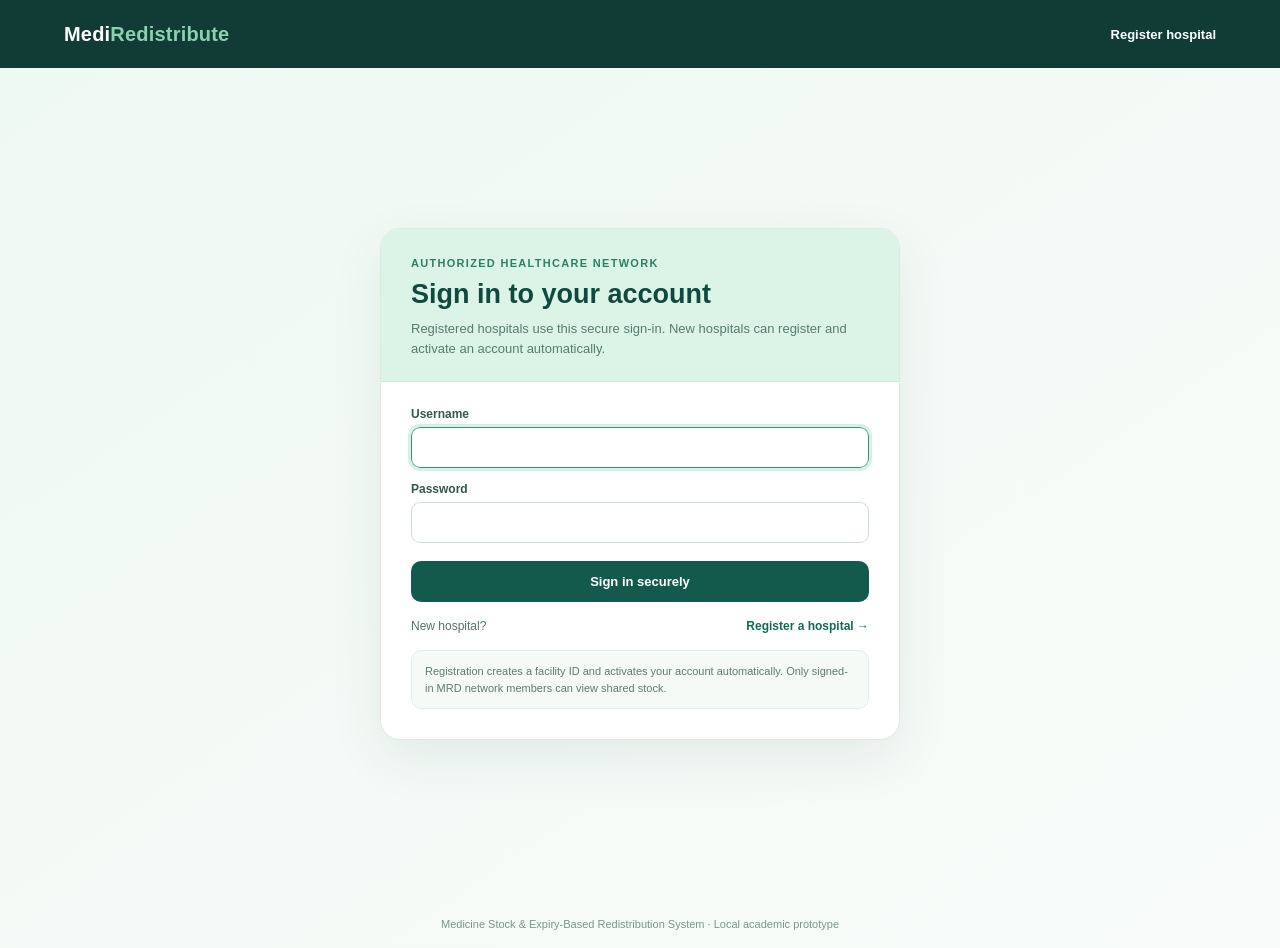
<file: frontend/login.html>
<!doctype html>
<html lang="en"><head><meta charset="utf-8"><meta name="viewport" content="width=device-width,initial-scale=1"><title>Sign in | MediRedistribute</title><link rel="stylesheet" href="css/auth.css"><script defer src="js/auth-pages.js"></script></head>
<body><nav class="auth-nav"><div class="auth-brand">Medi<span>Redistribute</span></div><a href="register.html">Register hospital</a></nav><main class="auth-wrap"><section class="auth-card"><header class="auth-head"><div class="auth-eyebrow">Authorized healthcare network</div><h1>Sign in to your account</h1><p>Registered hospitals use this secure sign-in. New hospitals can register and activate an account automatically.</p></header><div class="auth-body"><div id="auth-message" class="auth-message" role="status" aria-live="polite"></div><form id="login-form"><div class="auth-field"><label for="username">Username</label><input id="username" name="username" autocomplete="username" required maxlength="40" autofocus></div><div class="auth-field"><label for="password">Password</label><input id="password" name="password" type="password" autocomplete="current-password" required maxlength="128"></div><button class="auth-btn" type="submit">Sign in securely</button></form><div class="auth-links"><span>New hospital?</span><a href="register.html">Register a hospital →</a></div><div class="auth-help">Registration creates a facility ID and activates your account automatically. Only signed-in MRD network members can view shared stock.</div></div></section></main><footer class="auth-footer">Medicine Stock &amp; Expiry-Based Redistribution System · Local academic prototype</footer></body></html>
</file>
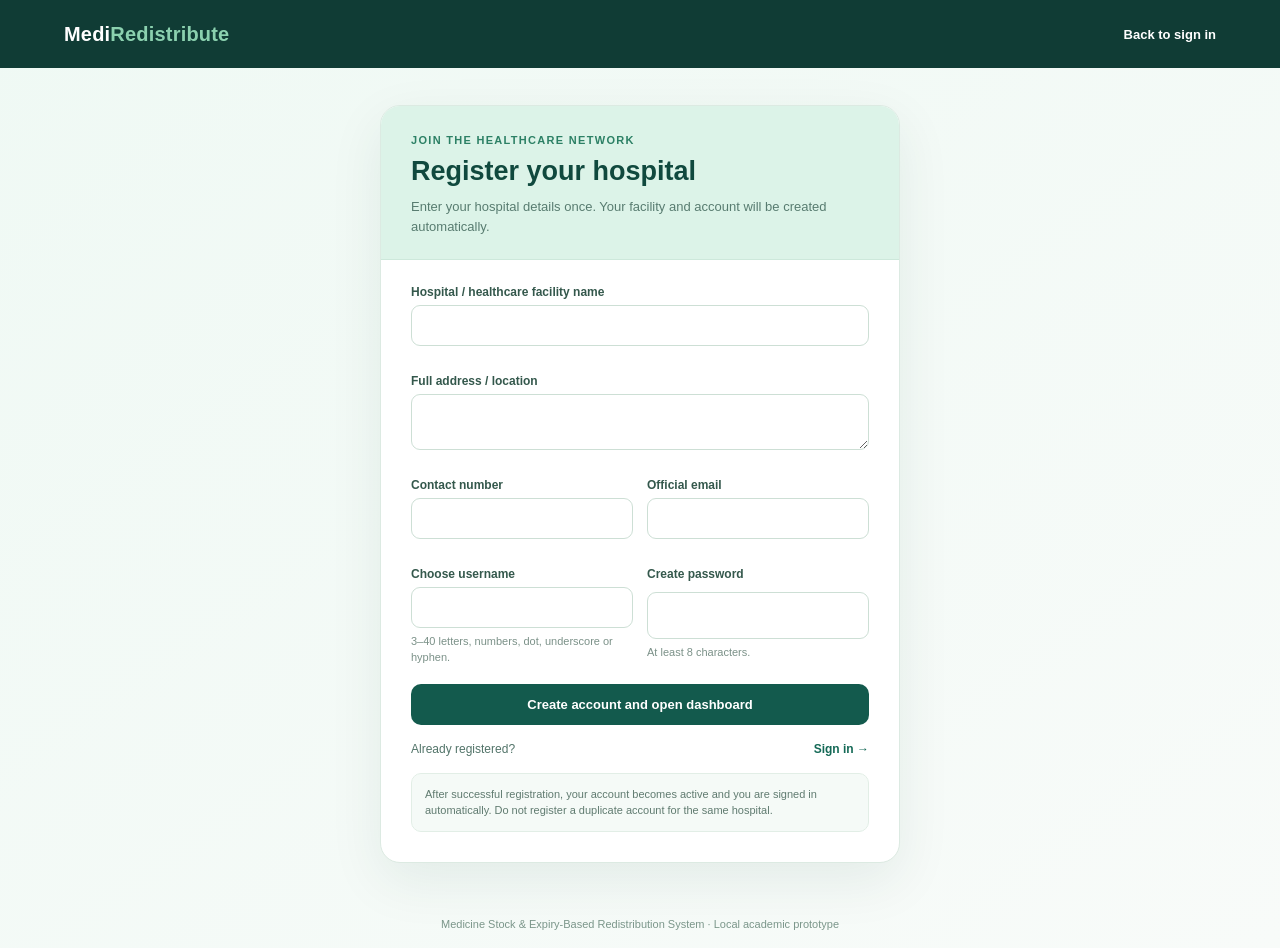
<file: frontend/register.html>
<!doctype html>
<html lang="en"><head><meta charset="utf-8"><meta name="viewport" content="width=device-width,initial-scale=1"><title>Register Hospital | MediRedistribute</title><link rel="stylesheet" href="css/auth.css"><script defer src="js/auth-pages.js"></script></head>
<body><nav class="auth-nav"><div class="auth-brand">Medi<span>Redistribute</span></div><a href="login.html">Back to sign in</a></nav><main class="auth-wrap"><section class="auth-card"><header class="auth-head"><div class="auth-eyebrow">Join the healthcare network</div><h1>Register your hospital</h1><p>Enter your hospital details once. Your facility and account will be created automatically.</p></header><div class="auth-body"><div id="auth-message" class="auth-message" role="status" aria-live="polite"></div><form id="register-form"><div class="auth-grid"><div class="auth-field full"><label for="facilityName">Hospital / healthcare facility name</label><input id="facilityName" name="facilityName" required maxlength="180" autocomplete="organization"></div><div class="auth-field full"><label for="location">Full address / location</label><textarea id="location" name="location" rows="2" required maxlength="255" autocomplete="street-address"></textarea></div><div class="auth-field"><label for="contact">Contact number</label><input id="contact" name="contact" required maxlength="80" autocomplete="tel"></div><div class="auth-field"><label for="email">Official email</label><input id="email" name="email" type="email" required maxlength="254" autocomplete="email"></div><div class="auth-field"><label for="username">Choose username</label><input id="username" name="username" required minlength="3" maxlength="40" pattern="[A-Za-z0-9_.-]{3,40}" autocomplete="username"><span class="auth-hint">3–40 letters, numbers, dot, underscore or hyphen.</span></div><div class="auth-field"><label for="password">Create password</label><input id="password" name="password" type="password" required minlength="8" maxlength="128" autocomplete="new-password"><span class="auth-hint">At least 8 characters.</span></div></div><button class="auth-btn" type="submit">Create account and open dashboard</button></form><div class="auth-links"><span>Already registered?</span><a href="login.html">Sign in →</a></div><div class="auth-help">After successful registration, your account becomes active and you are signed in automatically. Do not register a duplicate account for the same hospital.</div></div></section></main><footer class="auth-footer">Medicine Stock &amp; Expiry-Based Redistribution System · Local academic prototype</footer></body></html>
</file>
<file: frontend/css/auth.css>
*{box-sizing:border-box}body{margin:0;min-height:100vh;background:linear-gradient(145deg,#eff9f4,#f8fbf9);font-family:Arial,sans-serif;color:#193c34}.auth-nav{height:68px;background:#103c35;color:white;display:flex;align-items:center;justify-content:space-between;padding:0 clamp(18px,5vw,64px)}.auth-brand{font-size:20px;font-weight:800;letter-spacing:.2px}.auth-brand span{color:#8bd1af}.auth-nav a{color:white;text-decoration:none;font-size:13px;font-weight:700}.auth-wrap{min-height:calc(100vh - 68px);display:grid;place-items:center;padding:30px 16px}.auth-card{width:min(100%,520px);background:white;border:1px solid #dceae2;border-radius:20px;box-shadow:0 18px 54px #103c3514;overflow:hidden}.auth-head{padding:28px 30px 22px;background:#dcf3e8;border-bottom:1px solid #cde8db}.auth-eyebrow{font-size:11px;letter-spacing:1.3px;text-transform:uppercase;color:#2c8065;font-weight:800}.auth-head h1{font-size:27px;line-height:1.2;margin:9px 0;color:#10493e}.auth-head p{color:#587c70;margin:0;font-size:13px;line-height:1.55}.auth-body{padding:25px 30px 30px}.auth-grid{display:grid;grid-template-columns:1fr 1fr;gap:14px}.auth-field{display:grid;gap:6px;margin-bottom:14px}.auth-field.full{grid-column:1/-1}.auth-field label{font-size:12px;font-weight:700;color:#34584c}.auth-field input,.auth-field select,.auth-field textarea{width:100%;border:1px solid #cddfd5;border-radius:9px;padding:12px 13px;font:inherit;font-size:13px;color:#1b3e34;background:white}.auth-field input:focus,.auth-field textarea:focus{outline:3px solid #d8f1e4;border-color:#369273}.auth-hint{font-size:11px;line-height:1.45;color:#7b9188}.auth-btn{width:100%;border:0;background:#135a4d;color:#fff;padding:13px 16px;border-radius:10px;font-size:13px;font-weight:800;cursor:pointer;margin-top:4px}.auth-btn:hover{background:#0d493e}.auth-btn:disabled{opacity:.6;cursor:wait}.auth-links{display:flex;justify-content:space-between;gap:10px;margin-top:17px;font-size:12px;color:#527469;flex-wrap:wrap}.auth-links a{color:#146956;font-weight:800;text-decoration:none}.auth-message{display:none;padding:11px 13px;border-radius:9px;margin-bottom:15px;font-size:12px;line-height:1.5}.auth-message.show{display:block}.auth-message.error{background:#fff0f0;color:#a43c3c;border:1px solid #f2d1d1}.auth-message.success{background:#edf9f2;color:#206749;border:1px solid #cbe8d6}.auth-help{background:#f5faf7;border:1px solid #e2eee6;border-radius:10px;padding:12px 13px;color:#607b70;font-size:11px;line-height:1.5;margin-top:17px}.auth-footer{text-align:center;padding:18px;color:#7b968a;font-size:11px}.admin-wrap{padding:28px clamp(16px,4vw,50px);max-width:1300px;margin:auto}.admin-top{display:flex;align-items:center;justify-content:space-between;gap:16px;flex-wrap:wrap;margin-bottom:22px}.admin-top h1{margin:0 0 6px;font-size:28px}.admin-top p{margin:0;color:#668277;font-size:13px}.admin-actions{display:flex;gap:8px;align-items:center}.auth-btn-inline{border:1px solid #c9dfd3;border-radius:9px;background:white;color:#1b6454;padding:10px 13px;font-weight:700;cursor:pointer}.admin-table-wrap{background:#fff;border:1px solid #dceae2;border-radius:14px;overflow:auto;box-shadow:0 12px 36px #163c2d0c}.admin-table{border-collapse:collapse;width:100%;min-width:900px}.admin-table th,.admin-table td{text-align:left;padding:14px 15px;border-bottom:1px solid #edf3ef;font-size:12px;vertical-align:top}.admin-table th{background:#f5faf7;color:#668277;font-size:10px;text-transform:uppercase;letter-spacing:.8px}.admin-table td strong{display:block;color:#254c3e;margin-bottom:3px}.admin-table td small{color:#81968b;line-height:1.5}.admin-select{max-width:235px;width:100%;border:1px solid #d0e0d6;background:white;padding:9px;border-radius:8px;color:#315c4c;font-size:12px}.admin-row-actions{display:flex;gap:7px;flex-wrap:wrap}.admin-row-actions button{border:0;border-radius:7px;padding:8px 10px;font-size:11px;font-weight:800;cursor:pointer}.approve-btn{background:#dff3e7;color:#176348}.reject-btn{background:#fff0f0;color:#a23939}.admin-empty{padding:34px;text-align:center;color:#698478}.admin-toolbar{display:flex;align-items:center;justify-content:space-between;gap:15px;margin-bottom:12px;color:#6a8578;font-size:12px}.admin-account{font-size:12px;color:#e2f2e9}@media(max-width:600px){.auth-grid{grid-template-columns:1fr}.auth-field.full{grid-column:auto}.auth-head{padding:24px 22px 19px}.auth-body{padding:22px}.auth-head h1{font-size:24px}.admin-top h1{font-size:24px}}
</file>
